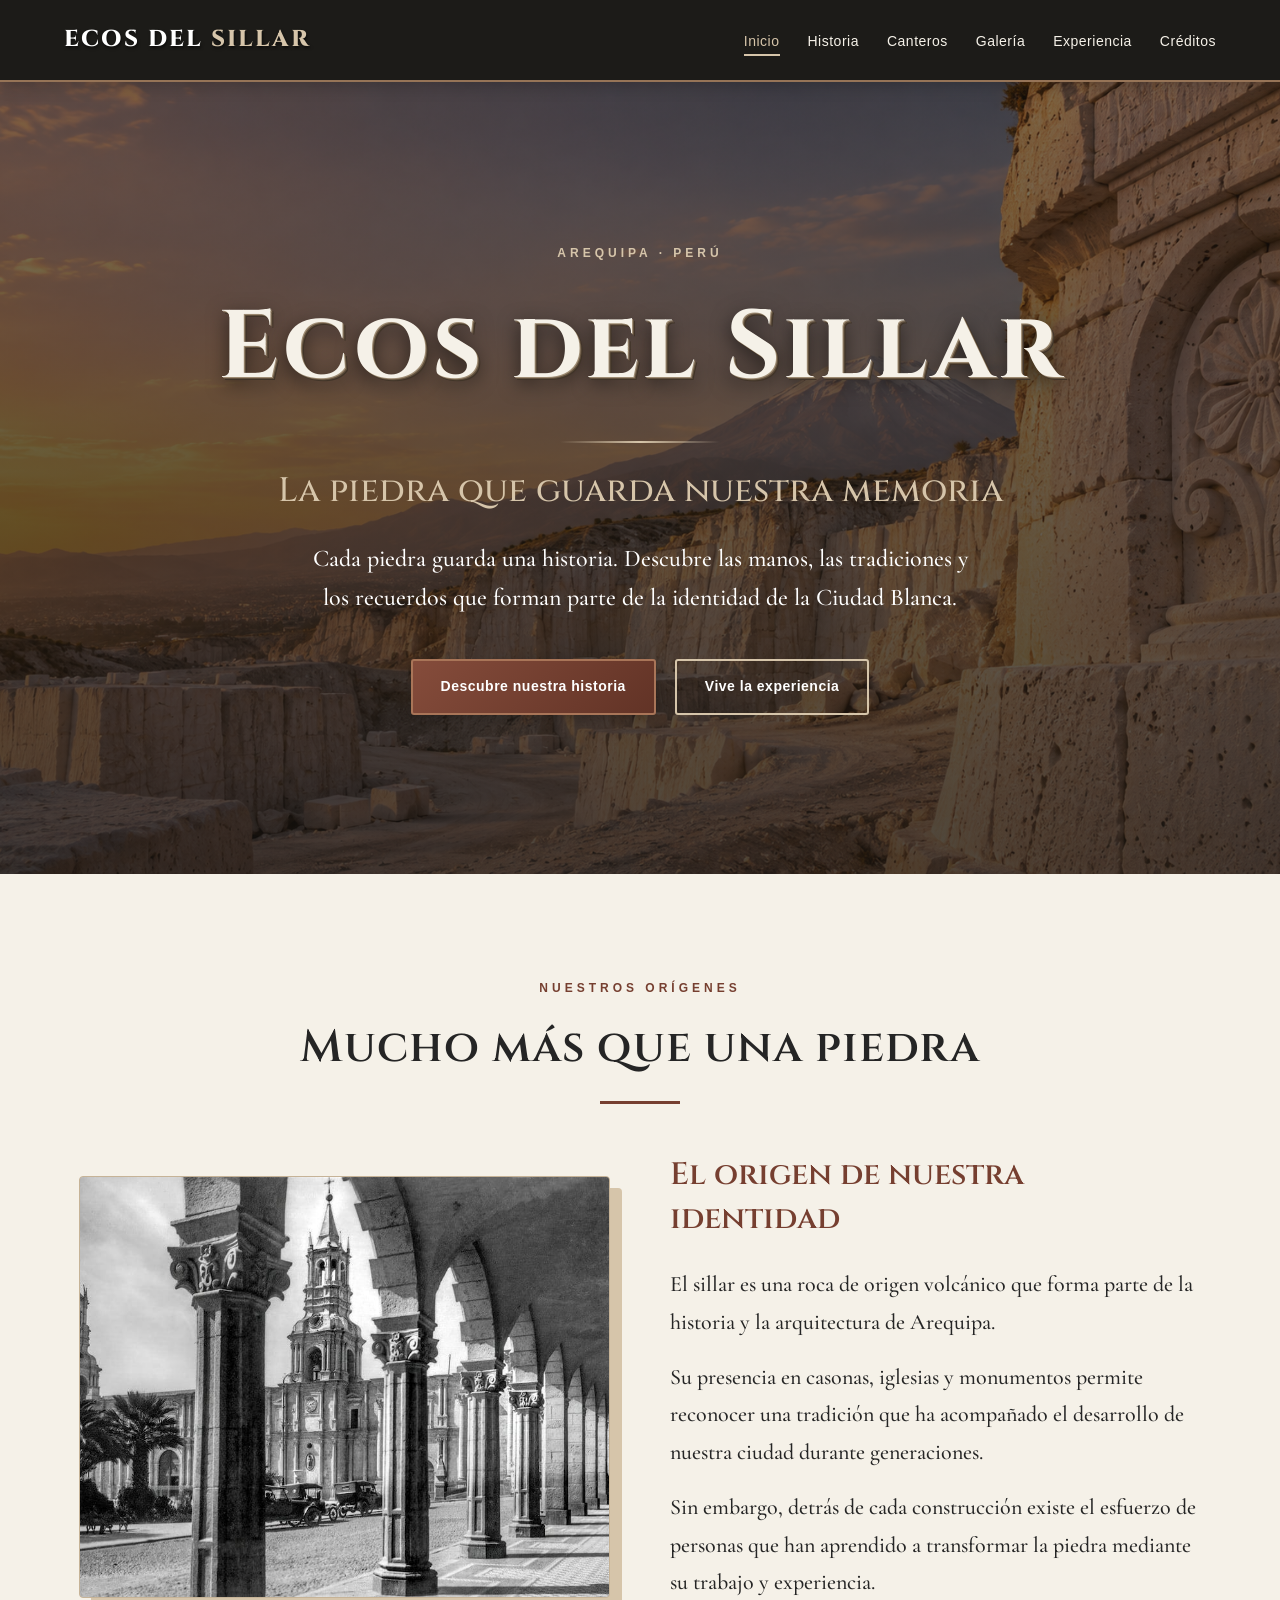
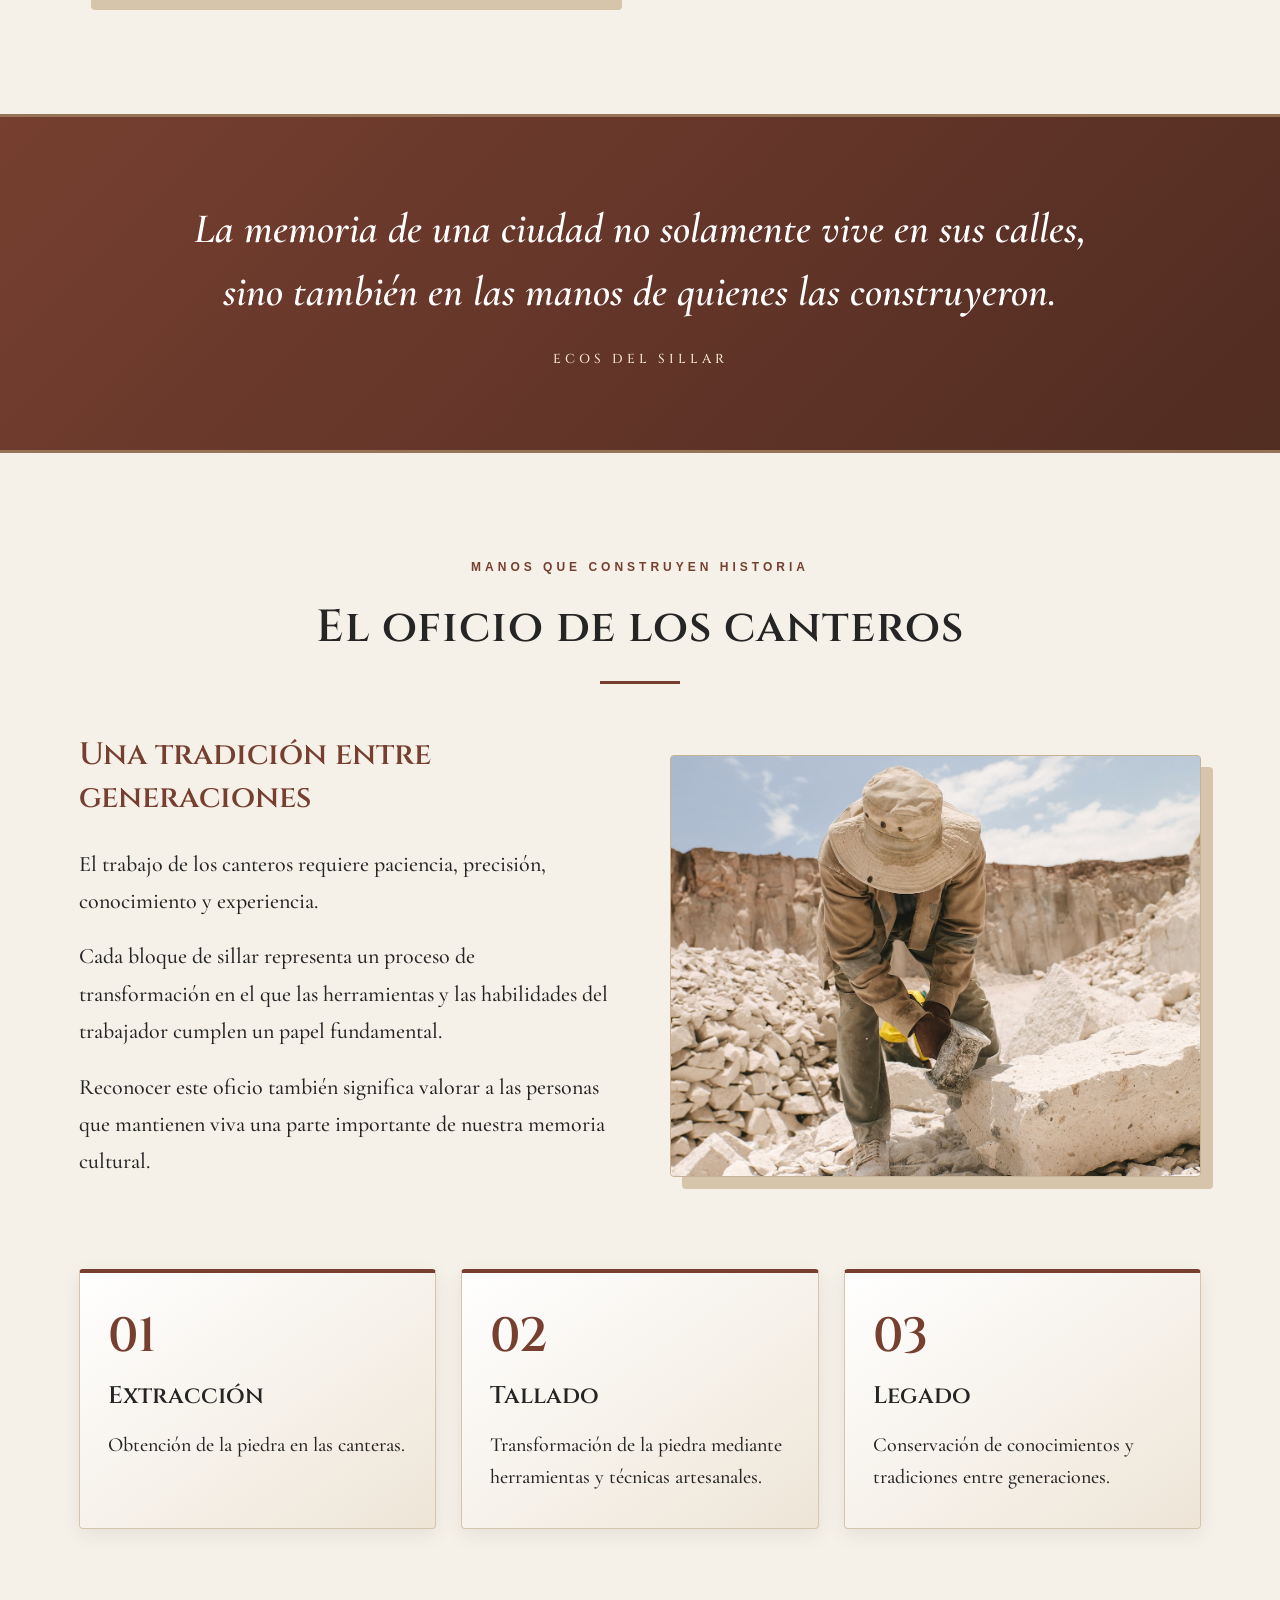
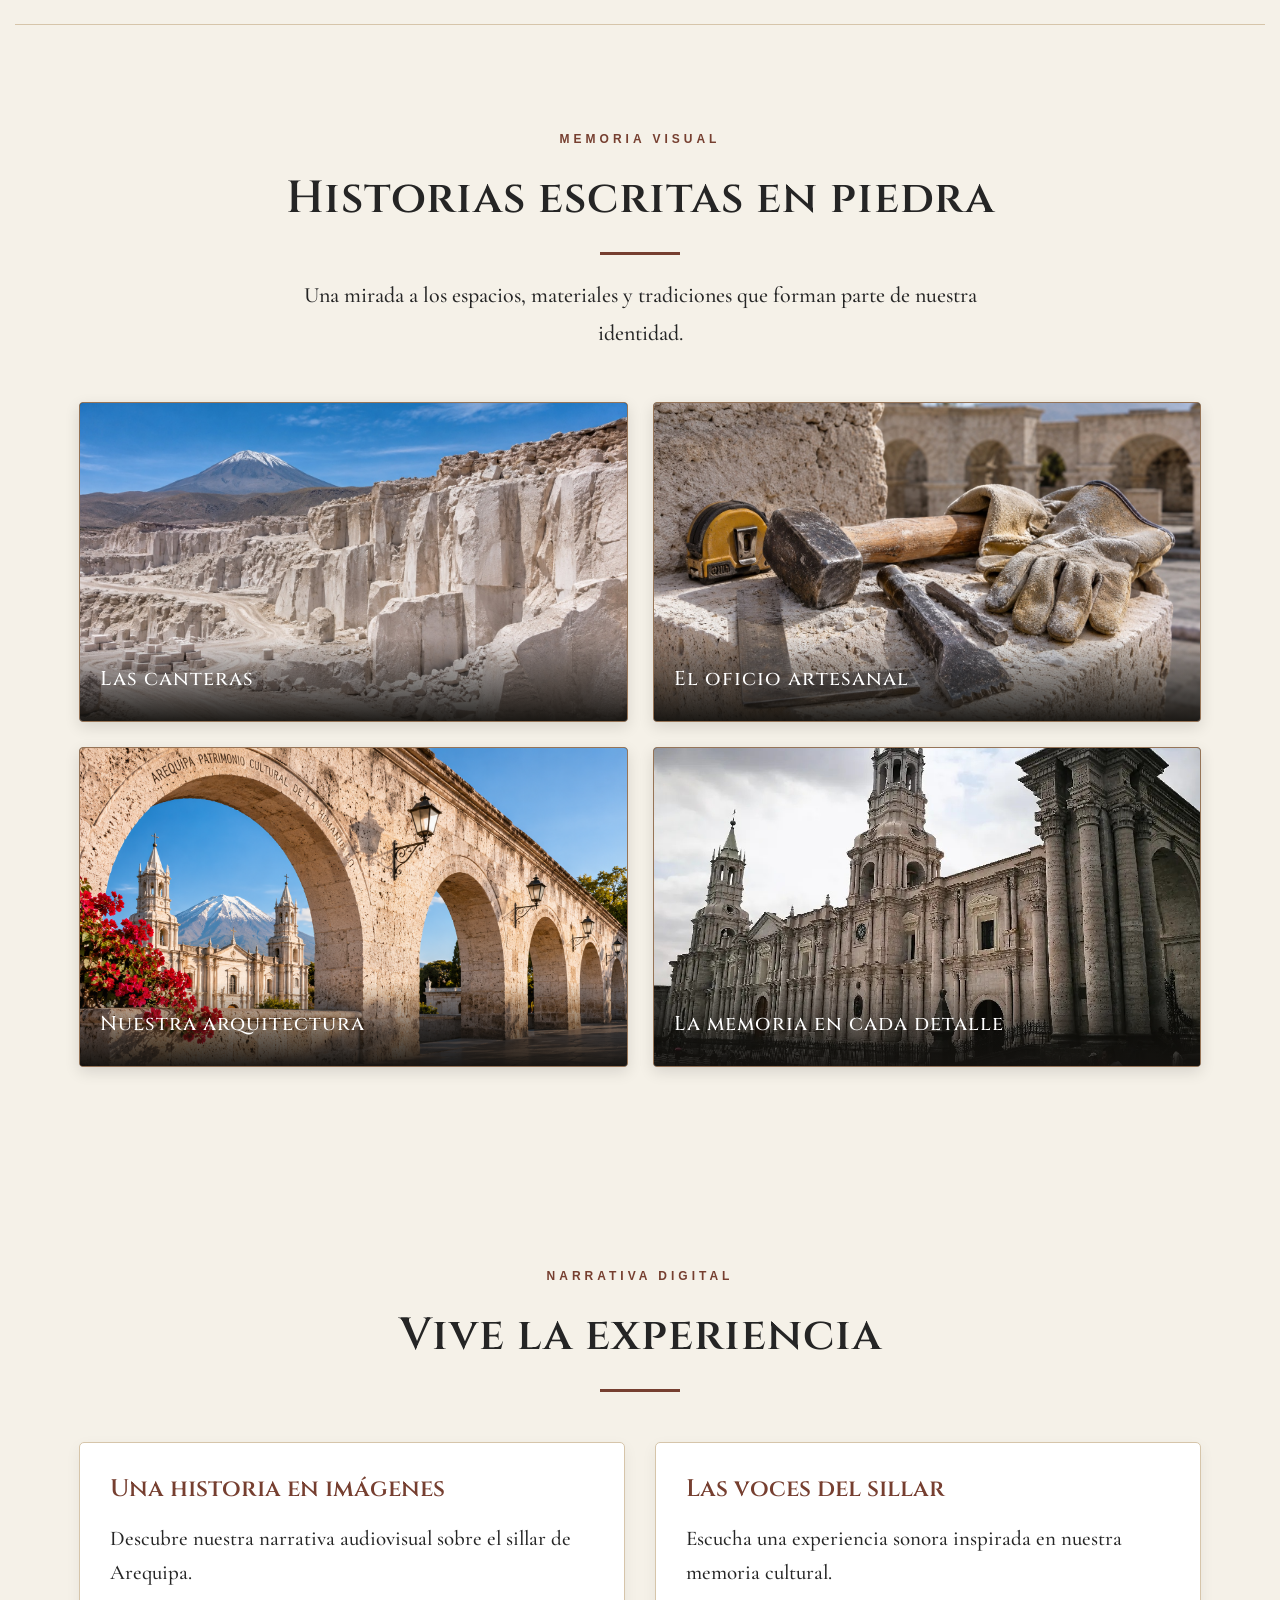
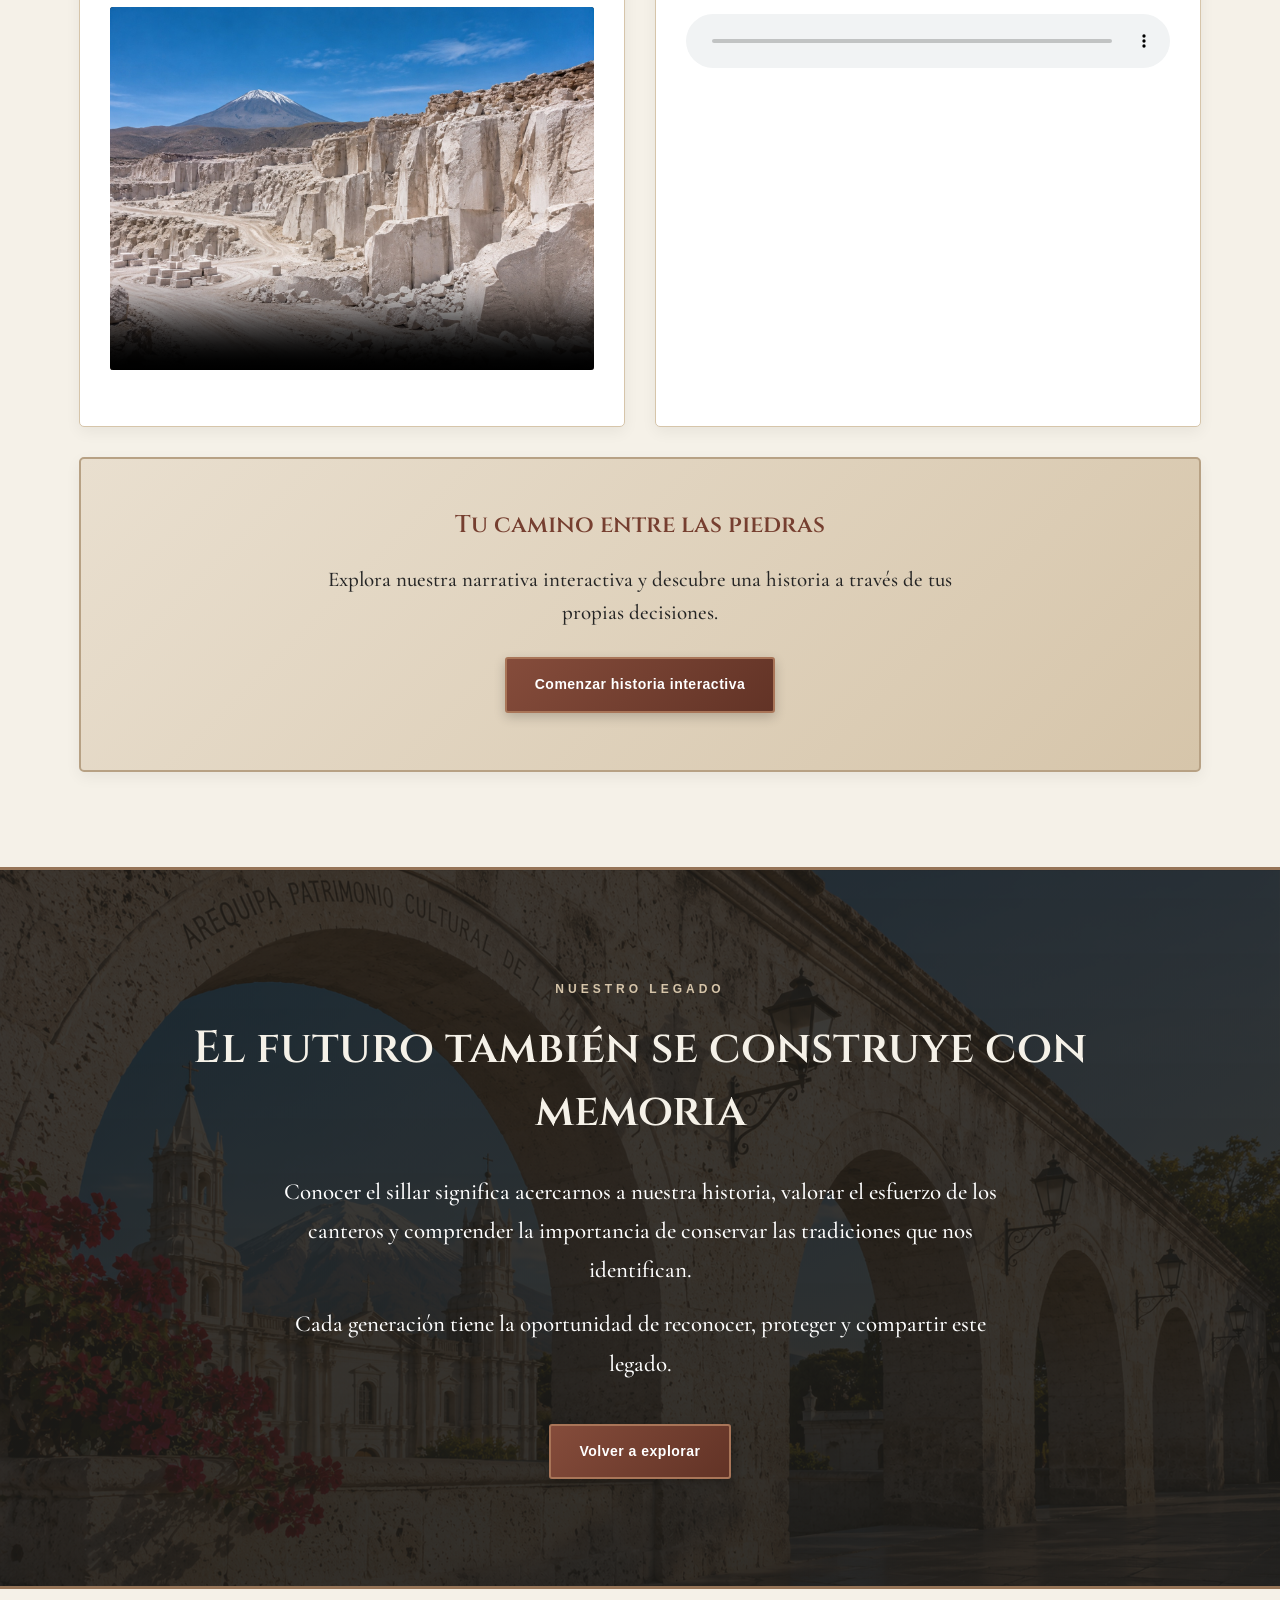
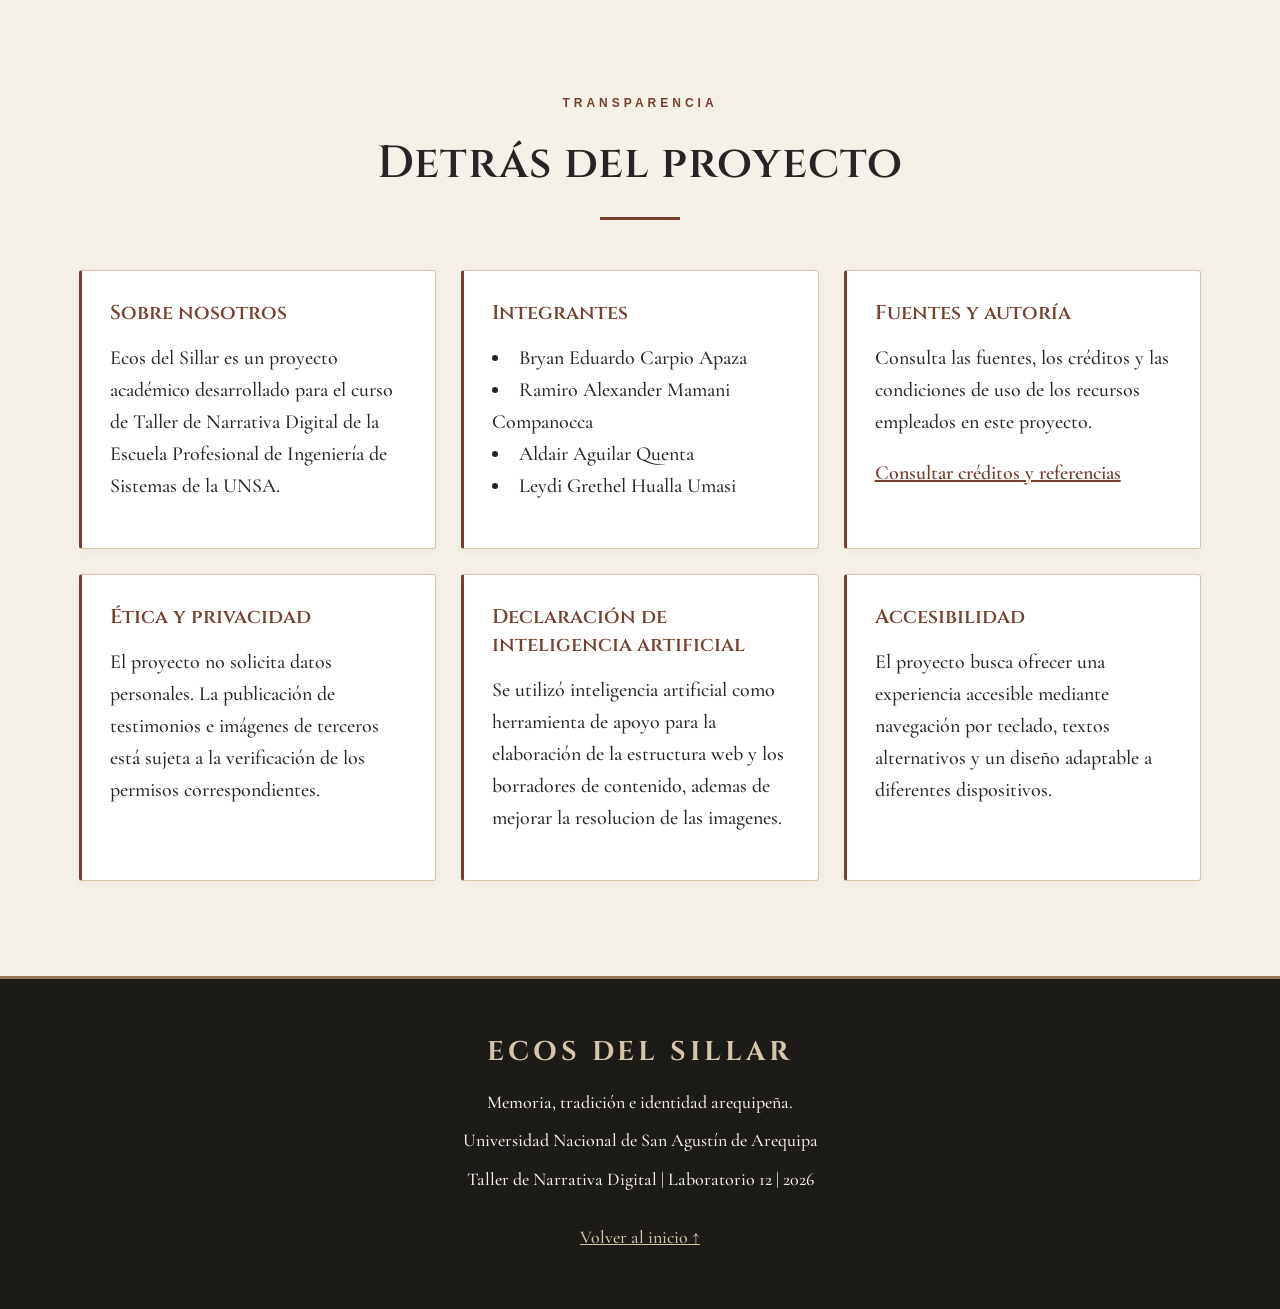
<file: index.html>
<!DOCTYPE html>
<html lang="es">

<head>
    <meta charset="UTF-8">
    <meta name="viewport" content="width=device-width, initial-scale=1.0">

    <meta name="description"
        content="Descubre la historia, tradición e identidad cultural del sillar de Arequipa y el oficio de sus canteros.">

    <title>Ecos del Sillar | Memoria e identidad</title>

    <link rel="stylesheet" href="css/style.css">
    <script src="js/script.js" defer></script>
</head>

<body>

    <!-- Acceso rápido para navegación con teclado -->
    <a class="salto-contenido" href="#contenido">
        Saltar al contenido principal
    </a>

    <!-- Menú de navegación -->
    <header class="encabezado">

        <nav class="navbar" aria-label="Navegación principal">

            <a href="#inicio" class="logo">
                ECOS DEL <span>SILLAR</span>
            </a>

            <button id="boton-menu"
                class="boton-menu"
                aria-label="Abrir menú"
                aria-expanded="false"
                aria-controls="menu"
                hidden>
                ☰
            </button>

            <ul id="menu" class="menu">
                <li><a href="#inicio">Inicio</a></li>
                <li><a href="#historia">Historia</a></li>
                <li><a href="#canteros">Canteros</a></li>
                <li><a href="#galeria">Galería</a></li>
                <li><a href="#experiencia">Experiencia</a></li>
                <li><a href="#creditos">Créditos</a></li>
            </ul>

        </nav>

    </header>

    <main id="contenido">

        <!-- Portada principal -->
        <section id="inicio" class="hero">

            <div class="hero-contenido">

                <span class="etiqueta">
                    AREQUIPA · PERÚ
                </span>

                <h1>
                    Ecos del Sillar
                </h1>

                <h2>
                    La piedra que guarda nuestra memoria
                </h2>

                <p>
                    Cada piedra guarda una historia.
                    Descubre las manos, las tradiciones y
                    los recuerdos que forman parte de
                    la identidad de la Ciudad Blanca.
                </p>

                <a href="#historia" class="boton-principal">
                    Descubre nuestra historia
                </a>

                <a href="#experiencia" class="boton-secundario">
                    Vive la experiencia
                </a>

            </div>

        </section>

        <!-- Historia del sillar -->
        <section id="historia" class="seccion">

            <div class="titulo-seccion">
                <span class="etiqueta">NUESTROS ORÍGENES</span>
                <h2>Mucho más que una piedra</h2>
            </div>

            <div class="contenido-doble">

                <div class="contenido-imagen">
                    <img src="img/historia.jpg"
                        alt="Fotografía histórica de la Plaza de Armas de Arequipa"
                        loading="lazy">
                </div>

                <div class="contenido-texto">

                    <h3>El origen de nuestra identidad</h3>

                    <p>
                        El sillar es una roca de origen volcánico
                        que forma parte de la historia y la
                        arquitectura de Arequipa.
                    </p>

                    <p>
                        Su presencia en casonas, iglesias y
                        monumentos permite reconocer una
                        tradición que ha acompañado el desarrollo
                        de nuestra ciudad durante generaciones.
                    </p>

                    <p>
                        Sin embargo, detrás de cada construcción
                        existe el esfuerzo de personas que han
                        aprendido a transformar la piedra
                        mediante su trabajo y experiencia.
                    </p>

                </div>

            </div>

        </section>

        <!-- Frase narrativa -->
        <section class="frase-destacada">

            <blockquote>
                La memoria de una ciudad no solamente
                vive en sus calles, sino también en las
                manos de quienes las construyeron.
            </blockquote>

            <p>Ecos del Sillar</p>

        </section>

        <!-- Oficio de los canteros -->
        <section id="canteros" class="seccion">

            <div class="titulo-seccion">
                <span class="etiqueta">MANOS QUE CONSTRUYEN HISTORIA</span>
                <h2>El oficio de los canteros</h2>
            </div>

            <div class="contenido-doble">

                <div class="contenido-texto">

                    <h3>Una tradición entre generaciones</h3>

                    <p>
                        El trabajo de los canteros requiere
                        paciencia, precisión, conocimiento
                        y experiencia.
                    </p>

                    <p>
                        Cada bloque de sillar representa un
                        proceso de transformación en el que
                        las herramientas y las habilidades
                        del trabajador cumplen un papel
                        fundamental.
                    </p>

                    <p>
                        Reconocer este oficio también significa
                        valorar a las personas que mantienen
                        viva una parte importante de nuestra
                        memoria cultural.
                    </p>

                </div>

                <div class="contenido-imagen">
                    <img src="img/cantero.jpg"
                        alt="Cantero trabajando artesanalmente un bloque de sillar"
                        loading="lazy">
                </div>

            </div>

            <div class="tarjetas">

                <article class="tarjeta">
                    <span class="numero">01</span>
                    <h3>Extracción</h3>
                    <p>
                        Obtención de la piedra en las canteras.
                    </p>
                </article>

                <article class="tarjeta">
                    <span class="numero">02</span>
                    <h3>Tallado</h3>
                    <p>
                        Transformación de la piedra mediante
                        herramientas y técnicas artesanales.
                    </p>
                </article>

                <article class="tarjeta">
                    <span class="numero">03</span>
                    <h3>Legado</h3>
                    <p>
                        Conservación de conocimientos y
                        tradiciones entre generaciones.
                    </p>
                </article>

            </div>

        </section>

        <!-- Galería fotográfica -->
        <section id="galeria" class="seccion galeria">

            <div class="titulo-seccion">
                <span class="etiqueta">MEMORIA VISUAL</span>
                <h2>Historias escritas en piedra</h2>

                <p>
                    Una mirada a los espacios, materiales
                    y tradiciones que forman parte de
                    nuestra identidad.
                </p>
            </div>

            <div class="galeria-grid">

                <figure>
                    <img src="img/cantera.jpg"
                        alt="Paisaje de las canteras de sillar"
                        loading="lazy">
                    <figcaption>Las canteras</figcaption>
                </figure>

                <figure>
                    <img src="img/herramientas.jpg"
                        alt="Herramientas utilizadas para trabajar el sillar"
                        loading="lazy">
                    <figcaption>El oficio artesanal</figcaption>
                </figure>

                <figure>
                    <img src="img/arquitectura.png"
                        alt="Construcción arequipeña elaborada con sillar"
                        loading="lazy">
                    <figcaption>Nuestra arquitectura</figcaption>
                </figure>

                <figure>
                    <img src="img/detalle.jpg"
                        alt="Detalle de la superficie de una piedra de sillar"
                        loading="lazy">
                    <figcaption>La memoria en cada detalle</figcaption>
                </figure>

            </div>

        </section>

        <!-- Experiencia multimedia -->
        <section id="experiencia" class="seccion">

            <div class="titulo-seccion">
                <span class="etiqueta">NARRATIVA DIGITAL</span>
                <h2>Vive la experiencia</h2>
            </div>

            <div class="experiencias">

                <!-- Video -->
                <article class="experiencia">

                    <h3>Una historia en imágenes</h3>

                    <p>
                        Descubre nuestra narrativa audiovisual
                        sobre el sillar de Arequipa.
                    </p>

                    <video controls preload="none"
                        poster="img/cantera.jpg">

                        <source src="video/documental.mp4"
                            type="video/mp4">

                        

                        Tu navegador no admite videos.

                    </video>


                </article>

                <!-- Audio -->
                <article class="experiencia">

                    <h3>Las voces del sillar</h3>

                    <p>
                        Escucha una experiencia sonora
                        inspirada en nuestra memoria cultural.
                    </p>

                    <audio controls preload="none">

                        <source src="audio/narracion.wav"
                            type="audio/wav">

                        Tu navegador no admite audios.

                    </audio>

                    

                </article>

                <!-- Narrativa interactiva -->
                <article class="experiencia interactiva">

                    <h3>Tu camino entre las piedras</h3>

                    <p>
                        Explora nuestra narrativa interactiva
                        y descubre una historia a través
                        de tus propias decisiones.
                    </p>

                    <a href="twine/historia.html"
                        class="boton-principal">
                        Comenzar historia interactiva
                    </a>

                </article>

            </div>

        </section>

        <!-- Reflexión final -->
        <section id="reflexion" class="reflexion">

            <span class="etiqueta">NUESTRO LEGADO</span>

            <h2>El futuro también se construye con memoria</h2>

            <p>
                Conocer el sillar significa acercarnos a nuestra
                historia, valorar el esfuerzo de los canteros
                y comprender la importancia de conservar
                las tradiciones que nos identifican.
            </p>

            <p>
                Cada generación tiene la oportunidad de
                reconocer, proteger y compartir este legado.
            </p>

            <a href="#inicio" class="boton-principal">
                Volver a explorar
            </a>

        </section>

        <!-- Créditos y transparencia -->
        <section id="creditos" class="seccion">

            <div class="titulo-seccion">
                <span class="etiqueta">TRANSPARENCIA</span>
                <h2>Detrás del proyecto</h2>
            </div>

            <div class="creditos-contenido">

                <article>
                    <h3>Sobre nosotros</h3>

                    <p>
                        Ecos del Sillar es un proyecto académico
                        desarrollado para el curso de Taller de
                        Narrativa Digital de la Escuela Profesional
                        de Ingeniería de Sistemas de la UNSA.
                    </p>
                </article>

                <article>
                    <h3>Integrantes</h3>

                    <ul>
                        <li>Bryan Eduardo Carpio Apaza</li>
                        <li>Ramiro Alexander Mamani Companocca</li>
                        <li>Aldair Aguilar Quenta </li>
                        <li>Leydi Grethel Hualla Umasi </li>
                    </ul>
                </article>

                <article>
                    <h3>Fuentes y autoría</h3>

                    <p>
                        Consulta las fuentes, los créditos y
                        las condiciones de uso de los recursos
                        empleados en este proyecto.
                    </p>

                    <a href="documentos/creditos.html">
                        Consultar créditos y referencias
                    </a>
                </article>

                <article>
                    <h3>Ética y privacidad</h3>

                    <p>
                        El proyecto no solicita datos personales.
                        La publicación de testimonios e imágenes
                        de terceros está sujeta a la verificación
                        de los permisos correspondientes.
                    </p>
                </article>

                <article>
                    <h3>Declaración de inteligencia artificial</h3>

                    <p>
                        Se utilizó inteligencia artificial como
                        herramienta de apoyo para la elaboración
                        de la estructura web y los borradores
                        de contenido, ademas de mejorar la resolucion de las imagenes.
                    </p>
                </article>

                <article>
                    <h3>Accesibilidad</h3>

                    <p>
                        El proyecto busca ofrecer una experiencia
                        accesible mediante navegación por teclado,
                        textos alternativos y un diseño adaptable
                        a diferentes dispositivos.
                    </p>
                </article>

            </div>

        </section>

    </main>

    <!-- Pie de página -->
    <footer class="footer">

        <h2>ECOS DEL SILLAR</h2>

        <p>Memoria, tradición e identidad arequipeña.</p>

        <p>
            Universidad Nacional de San Agustín de Arequipa
        </p>

        <p>
            Taller de Narrativa Digital | Laboratorio 12 | 2026
        </p>

        <a href="#inicio">Volver al inicio ↑</a>

    </footer>

</body>

</html>
</file>
<file: css/style.css>
/* 1. Importación de tipografías */

@import url('https://fonts.googleapis.com/css2?family=Cinzel:wght@400;500;600;700;800&family=Cormorant+Garamond:wght@400;500;600;700&display=swap');


/* 2. Variables de colores y tipografías */

:root {
    --sillar: #f5f1e8;
    --arena: #d6c5aa;
    --tierra: #967457;
    --terracota: #763f30;
    --carbon: #252525;
    --blanco: #ffffff;
    --oscuro: #1c1b18;

    --fuente-titulos: 'Cinzel', Georgia, serif;
    --fuente-textos: 'Cormorant Garamond', Georgia, serif;
    --fuente-menu: Arial, Helvetica, sans-serif;
}


/* 3. Configuración general */

* {
    margin: 0;
    padding: 0;
    box-sizing: border-box;
}

html {
    scroll-behavior: smooth;
    scroll-padding-top: 100px;
}

body {
    background-color: var(--sillar);
    color: var(--carbon);
    font-family: var(--fuente-textos);
    font-size: 20px;
    font-weight: 500;
    line-height: 1.7;
}

h1, h2, h3 {
    font-family: var(--fuente-titulos);
    line-height: 1.4;
}

p {
    margin-bottom: 18px;
}

a {
    color: var(--terracota);
}

img {
    display: block;
    width: 100%;
}

button {
    font: inherit;
    cursor: pointer;
}

::selection {
    background-color: var(--terracota);
    color: var(--blanco);
}


/* 4. Accesibilidad */

.salto-contenido {
    position: absolute;
    top: -100px;
    left: 15px;
    padding: 12px 20px;
    background-color: var(--carbon);
    color: var(--blanco);
    font-family: var(--fuente-menu);
    font-size: 16px;
    z-index: 2000;
}

.salto-contenido:focus {
    top: 10px;
}

a:focus-visible,
button:focus-visible,
video:focus-visible,
audio:focus-visible {
    outline: 3px solid #b06a28;
    outline-offset: 5px;
}

[hidden] {
    display: none !important;
}


/* 5. Encabezado y navegación */

.encabezado {
    position: sticky;
    top: 0;
    z-index: 1000;
    background-color: var(--oscuro);
    border-bottom: 2px solid var(--tierra);
    box-shadow: 0 4px 15px rgba(0, 0, 0, 0.2);
}

.navbar {
    max-width: 1300px;
    min-height: 80px;
    margin: auto;
    padding: 15px 5%;

    display: flex;
    align-items: center;
    justify-content: space-between;
    gap: 30px;
}

.logo {
    color: var(--blanco);
    font-family: var(--fuente-titulos);
    font-size: 23px;
    font-weight: 800;
    letter-spacing: 2px;
    text-decoration: none;

    text-shadow: 1px 2px 3px rgba(0, 0, 0, 0.6);
}

.logo span {
    color: var(--arena);
}

.menu {
    display: flex;
    align-items: center;
    gap: 28px;
    list-style: none;
}

.menu a {
    color: var(--sillar);
    font-family: var(--fuente-menu);
    text-decoration: none;
    font-size: 14px;
    letter-spacing: 0.5px;
    position: relative;
    transition: color 0.3s;
}

.menu a::after {
    content: "";
    position: absolute;
    left: 0;
    bottom: -7px;
    width: 0;
    height: 2px;
    background-color: var(--arena);
    transition: width 0.3s;
}

.menu a:hover {
    color: var(--arena);
}

.menu a:hover::after,
.menu a:focus-visible::after {
    width: 100%;
}

.boton-menu {
    display: none;
    background: transparent;
    color: var(--blanco);
    border: 1px solid var(--arena);
    border-radius: 4px;
    padding: 5px 14px;
    font-size: 25px;
}


/* 6. Portada principal */

.hero {
    min-height: 88vh;
    padding: 90px 6%;

    background:
        linear-gradient(
            rgba(20, 18, 15, 0.55),
            rgba(20, 18, 15, 0.75)
        ),
        url("../img/portada.png");

    background-color: #40372e;
    background-size: cover;
    background-position: center;

    display: flex;
    justify-content: center;
    align-items: center;

    text-align: center;
    color: var(--blanco);
}

.hero-contenido {
    max-width: 1000px;
}

.etiqueta {
    display: inline-block;
    color: var(--terracota);
    font-family: var(--fuente-menu);
    font-size: 12px;
    font-weight: bold;
    letter-spacing: 4px;
    margin-bottom: 18px;
    text-transform: uppercase;
}

.hero .etiqueta {
    color: var(--arena);
}


/* Título con efecto de piedra tallada */

.hero h1 {
    font-family: var(--fuente-titulos);
    font-size: clamp(38px, 7.5vw, 105px);
    font-weight: 700;
    letter-spacing: 3px;
    margin-bottom: 15px;
    color: var(--sillar);

    text-shadow:
        1px 1px 0 #9e8c73,
        2px 2px 0 #62513e,
        3px 3px 0 #403428,
        0 6px 20px rgba(0, 0, 0, 0.6);
}


/* Ornamento debajo del título */

.hero h1::after {
    content: "";
    display: block;
    width: 160px;
    height: 2px;
    margin: 25px auto;
    background: linear-gradient(
        to right,
        transparent,
        var(--arena),
        transparent
    );
}

.hero h2 {
    font-size: clamp(20px, 3vw, 34px);
    font-weight: 500;
    color: var(--arena);
    margin-bottom: 25px;
}

.hero p {
    max-width: 680px;
    margin: 0 auto 35px;
    font-family: var(--fuente-textos);
    font-size: 24px;
    font-weight: 500;
    line-height: 1.6;
}


/* 7. Botones */

.boton-principal,
.boton-secundario {
    display: inline-block;
    padding: 14px 28px;
    margin: 7px;

    font-family: var(--fuente-menu);
    text-decoration: none;
    font-size: 14px;
    font-weight: bold;
    letter-spacing: 0.5px;

    border: 2px solid transparent;
    border-radius: 3px;

    transition:
        background-color 0.3s,
        transform 0.3s,
        box-shadow 0.3s;
}

.boton-principal {
    background: linear-gradient(
        135deg,
        #854c3b,
        #623326
    );

    color: var(--blanco);
    border-color: #a97558;

    box-shadow: 0 4px 12px rgba(0, 0, 0, 0.2);
}

.boton-principal:hover {
    background: #542b20;
    transform: translateY(-3px);
    box-shadow: 0 7px 15px rgba(0, 0, 0, 0.3);
}

.boton-secundario {
    background-color: transparent;
    border-color: var(--arena);
    color: var(--blanco);
}

.boton-secundario:hover {
    background-color: var(--arena);
    color: var(--carbon);
    transform: translateY(-3px);
}


/* 8. Secciones generales */

.seccion {
    max-width: 1250px;
    margin: auto;
    padding: 95px 5%;
}

.titulo-seccion {
    text-align: center;
    margin-bottom: 50px;
}

.titulo-seccion h2 {
    font-size: clamp(28px, 4vw, 45px);
    font-weight: 600;
    letter-spacing: 1px;
    color: var(--carbon);
}

.titulo-seccion h2::after {
    content: "";
    display: block;
    width: 80px;
    height: 3px;
    margin: 22px auto;
    background-color: var(--terracota);
}

.titulo-seccion p {
    max-width: 700px;
    margin: 15px auto;
    font-size: 22px;
}


/* 9. Historia y canteros */

.contenido-doble {
    display: grid;
    grid-template-columns: 1fr 1fr;
    align-items: center;
    gap: 60px;
}

.contenido-imagen {
    background-color: var(--arena);
    border: 1px solid #c6b397;
    border-radius: 4px;
    overflow: hidden;
    box-shadow: 12px 12px 0 var(--arena);
}

.contenido-imagen img {
    height: 420px;
    object-fit: cover;
    transition: transform 0.5s;
}

.contenido-imagen:hover img {
    transform: scale(1.035);
}

.contenido-texto h3 {
    font-size: clamp(24px, 3vw, 31px);
    color: var(--terracota);
    font-weight: 600;
    margin-bottom: 25px;
}

.contenido-texto p {
    font-family: var(--fuente-textos);
    font-size: 22px;
    font-weight: 500;
    line-height: 1.7;
}


/* 10. Frase destacada */

.frase-destacada {
    background: linear-gradient(
        135deg,
        #763f30,
        #512c21
    );

    color: var(--blanco);
    padding: 80px 10%;
    text-align: center;
    border-top: 3px solid var(--tierra);
    border-bottom: 3px solid var(--tierra);
}

.frase-destacada blockquote {
    max-width: 900px;
    margin: auto;

    font-family: var(--fuente-textos);
    font-size: clamp(28px, 4vw, 42px);
    font-weight: 600;
    font-style: italic;
    line-height: 1.5;
}

.frase-destacada p {
    margin-top: 25px;
    margin-bottom: 0;
    color: #f3e6d3;

    font-family: var(--fuente-titulos);
    text-transform: uppercase;
    letter-spacing: 4px;
    font-size: 13px;
}


/* 11. Tarjetas del proceso artesanal */

.tarjetas {
    display: grid;
    grid-template-columns: repeat(3, 1fr);
    gap: 25px;
    margin-top: 70px;
}

.tarjeta {
    position: relative;
    padding: 35px 28px;

    background: linear-gradient(
        145deg,
        #ffffff,
        #eee5d7
    );

    border: 1px solid var(--arena);
    border-top: 4px solid var(--terracota);
    border-radius: 4px;

    box-shadow: 0 6px 20px rgba(0, 0, 0, 0.07);
    transition: transform 0.3s, box-shadow 0.3s;
}

.tarjeta:hover {
    transform: translateY(-6px);
    box-shadow: 0 10px 25px rgba(0, 0, 0, 0.12);
}

.numero {
    display: block;
    font-family: var(--fuente-titulos);
    font-size: 48px;
    font-weight: 600;
    color: var(--terracota);
    line-height: 1.2;
    margin-bottom: 15px;
}

.tarjeta h3 {
    font-size: 24px;
    font-weight: 600;
    margin-bottom: 15px;
}

.tarjeta p {
    margin-bottom: 0;
    font-size: 20px;
    line-height: 1.6;
}


/* 12. Galería fotográfica */

.galeria {
    border-top: 1px solid var(--arena);
}

.galeria-grid {
    display: grid;
    grid-template-columns: repeat(2, 1fr);
    gap: 25px;
}

.galeria-grid figure {
    position: relative;
    height: 320px;
    background-color: var(--carbon);
    overflow: hidden;
    border: 1px solid var(--tierra);
    border-radius: 4px;
    box-shadow: 0 5px 15px rgba(0, 0, 0, 0.12);
}

.galeria-grid img {
    height: 100%;
    object-fit: cover;
    transition: transform 0.6s;
}

.galeria-grid figure:hover img {
    transform: scale(1.07);
}

.galeria-grid figcaption {
    position: absolute;
    bottom: 0;
    left: 0;
    width: 100%;
    padding: 25px 20px;

    background: linear-gradient(
        transparent,
        rgba(20, 18, 15, 0.95)
    );

    color: var(--blanco);
    font-family: var(--fuente-titulos);
    font-size: 20px;
    font-weight: 500;
    letter-spacing: 1px;
}


/* 13. Experiencia multimedia */

.experiencias {
    display: grid;
    grid-template-columns: repeat(2, 1fr);
    gap: 30px;
}

.experiencia {
    min-width: 0;
    background-color: var(--blanco);
    padding: 30px;
    border: 1px solid var(--arena);
    border-radius: 5px;
    box-shadow: 0 5px 15px rgba(0, 0, 0, 0.06);
}

.experiencia h3 {
    font-size: 24px;
    font-weight: 600;
    color: var(--terracota);
    margin-bottom: 15px;
}

.experiencia p {
    font-size: 21px;
    line-height: 1.6;
}

.experiencia video {
    width: 100%;
    border-radius: 3px;
    margin-bottom: 15px;
    background-color: var(--carbon);
}

.experiencia audio {
    display: block;
    width: 100%;
    margin: 25px 0;
}

.experiencia a {
    font-weight: bold;
    overflow-wrap: anywhere;
}

.interactiva {
    grid-column: 1 / -1;
    text-align: center;

    background: linear-gradient(
        135deg,
        #e9dfcf,
        #d6c5aa
    );

    border: 2px solid #b7a184;
    padding: 50px 25px;
}

.interactiva p {
    max-width: 650px;
    margin: 20px auto;
}

.interactiva .boton-principal {
    color: var(--blanco);
}


/* 14. Reflexión final */

.reflexion {
    background:
        linear-gradient(
            rgba(28, 27, 24, 0.85),
            rgba(28, 27, 24, 0.90)
        ),
        url("../img/arquitectura.png");

    background-color: var(--carbon);
    background-size: cover;
    background-position: center;

    text-align: center;
    color: var(--blanco);
    padding: 100px 8%;

    border-top: 3px solid var(--tierra);
    border-bottom: 3px solid var(--tierra);
}

.reflexion .etiqueta {
    color: var(--arena);
}

.reflexion h2 {
    max-width: 900px;
    margin: 0 auto 30px;

    font-size: clamp(28px, 4vw, 45px);
    font-weight: 600;
    color: var(--sillar);
}

.reflexion p {
    max-width: 750px;
    margin: 15px auto;
    font-size: 23px;
    line-height: 1.7;
}

.reflexion .boton-principal {
    margin-top: 25px;
}


/* 15. Créditos y transparencia */

.creditos-contenido {
    display: grid;
    grid-template-columns: repeat(3, 1fr);
    gap: 25px;
}

.creditos-contenido article {
    background-color: var(--blanco);
    padding: 28px;
    border: 1px solid var(--arena);
    border-left: 3px solid var(--terracota);
    border-radius: 3px;

    box-shadow: 0 4px 15px rgba(0, 0, 0, 0.04);
}

.creditos-contenido h3 {
    font-size: 20px;
    font-weight: 600;
    color: var(--terracota);
    margin-bottom: 15px;
}

.creditos-contenido ul {
    list-style-position: inside;
}

.creditos-contenido p,
.creditos-contenido li {
    font-size: 20px;
    line-height: 1.6;
}

.creditos-contenido a {
    font-weight: 600;
    overflow-wrap: anywhere;
}


/* 16. Pie de página */

.footer {
    background-color: var(--oscuro);
    color: var(--sillar);
    text-align: center;
    padding: 55px 20px;
    border-top: 3px solid var(--tierra);
}

.footer h2 {
    color: var(--arena);
    font-family: var(--fuente-titulos);
    font-size: 27px;
    font-weight: 700;
    letter-spacing: 4px;
    margin-bottom: 15px;
}

.footer p {
    font-size: 18px;
    margin-bottom: 8px;
}

.footer a {
    display: inline-block;
    margin-top: 20px;
    color: var(--arena);
    font-size: 18px;
}


/* 17. Diseño adaptable para tabletas */

@media (max-width: 1000px) {

    .navbar {
        flex-wrap: wrap;
    }

    .menu {
        gap: 15px;
        flex-wrap: wrap;
    }

    .contenido-doble {
        gap: 35px;
    }

    .contenido-imagen img {
        height: 350px;
    }

    .creditos-contenido {
        grid-template-columns: repeat(2, 1fr);
    }

    .contenido-texto p {
        font-size: 21px;
    }

}


/* 18. Diseño adaptable para celulares */

@media (max-width: 768px) {

    html {
        scroll-padding-top: 90px;
    }

    .navbar {
        min-height: 70px;
        padding: 15px 5%;
        flex-wrap: wrap;
        gap: 15px;
    }

    .logo {
        font-size: 18px;
        letter-spacing: 1px;
    }

    .boton-menu {
        display: block;
    }

    .menu {
        width: 100%;
        flex-direction: column;
        align-items: stretch;
        gap: 0;
    }

    .menu a {
        display: block;
        padding: 12px 5px;
        border-bottom: 1px solid #4c4740;
    }

    .menu a::after {
        display: none;
    }

    .hero {
        min-height: 80vh;
        padding: 65px 6%;
    }

    .hero h1 {
        font-size: clamp(30px, 8vw, 60px);
        letter-spacing: 1px;
    }

    .hero h2 {
        font-size: 22px;
    }

    .hero p {
        font-size: 21px;
    }

    .hero .boton-principal,
    .hero .boton-secundario {
        display: block;
        max-width: 320px;
        margin: 12px auto;
    }

    .seccion {
        padding: 60px 6%;
    }

    .contenido-doble,
    .tarjetas,
    .galeria-grid,
    .experiencias,
    .creditos-contenido {
        grid-template-columns: 1fr;
    }

    .contenido-doble {
        gap: 30px;
    }

    .contenido-imagen img {
        height: 290px;
    }

    .contenido-texto h3 {
        font-size: 24px;
    }

    .contenido-texto p {
        font-size: 20px;
    }

    .tarjetas {
        margin-top: 40px;
    }

    .galeria-grid figure {
        height: 280px;
    }

    .galeria-grid figcaption {
        font-size: 17px;
    }

    .experiencia {
        padding: 22px;
    }

    .interactiva {
        grid-column: auto;
    }

    .frase-destacada,
    .reflexion {
        padding: 60px 6%;
    }

    .reflexion p {
        font-size: 21px;
    }

    .etiqueta {
        letter-spacing: 2px;
    }

    .footer h2 {
        font-size: 22px;
        letter-spacing: 2px;
    }

}


/* 19. Respeto a preferencias de movimiento */

@media (prefers-reduced-motion: reduce) {

    html {
        scroll-behavior: auto;
    }

    *,
    *::before,
    *::after {
        animation: none !important;
        transition: none !important;
    }

    .tarjeta:hover,
    .boton-principal:hover,
    .boton-secundario:hover,
    .contenido-imagen:hover img,
    .galeria-grid figure:hover img {
        transform: none;
    }

}

/* 20. Enlace activo del menú */

.menu a.activo {
    color: var(--arena);
}

.menu a.activo::after {
    width: 100%;
}


/* 21. Animaciones de aparición */

.animar {
    animation: none;
}

.animar.visible {
    animation: aparecer 0.8s ease-out;
}

@keyframes aparecer {

    from {
        opacity: 0.4;
        transform: translateY(18px);
    }

    to {
        opacity: 1;
        transform: translateY(0);
    }

}


/* 22. Botón flotante para subir */

.boton-subir {
    position: fixed;
    right: 25px;
    bottom: 25px;

    width: 52px;
    height: 52px;

    background: linear-gradient(
        145deg,
        #967457,
        #623326
    );

    color: #ffffff;

    border: 1px solid var(--arena);
    border-radius: 50%;

    font-family: Arial, sans-serif;
    font-size: 26px;
    font-weight: bold;

    box-shadow: 0 5px 20px rgba(0, 0, 0, 0.3);

    cursor: pointer;
    z-index: 900;

    transition:
        transform 0.3s,
        background-color 0.3s;
}

.boton-subir:hover {
    transform: translateY(-5px);
    background: var(--terracota);
}


/* 23. Ajustes para dispositivos móviles */

@media (max-width: 768px) {

    .boton-subir {
        width: 45px;
        height: 45px;
        right: 15px;
        bottom: 15px;
    }

    .menu a.activo {
        border-left: 3px solid var(--arena);
        padding-left: 15px;
    }

}


/* 24. Accesibilidad de las animaciones */

@media (prefers-reduced-motion: reduce) {

    .animar.visible {
        animation: none;
    }

    .boton-subir:hover {
        transform: none;
    }

}
</file>
